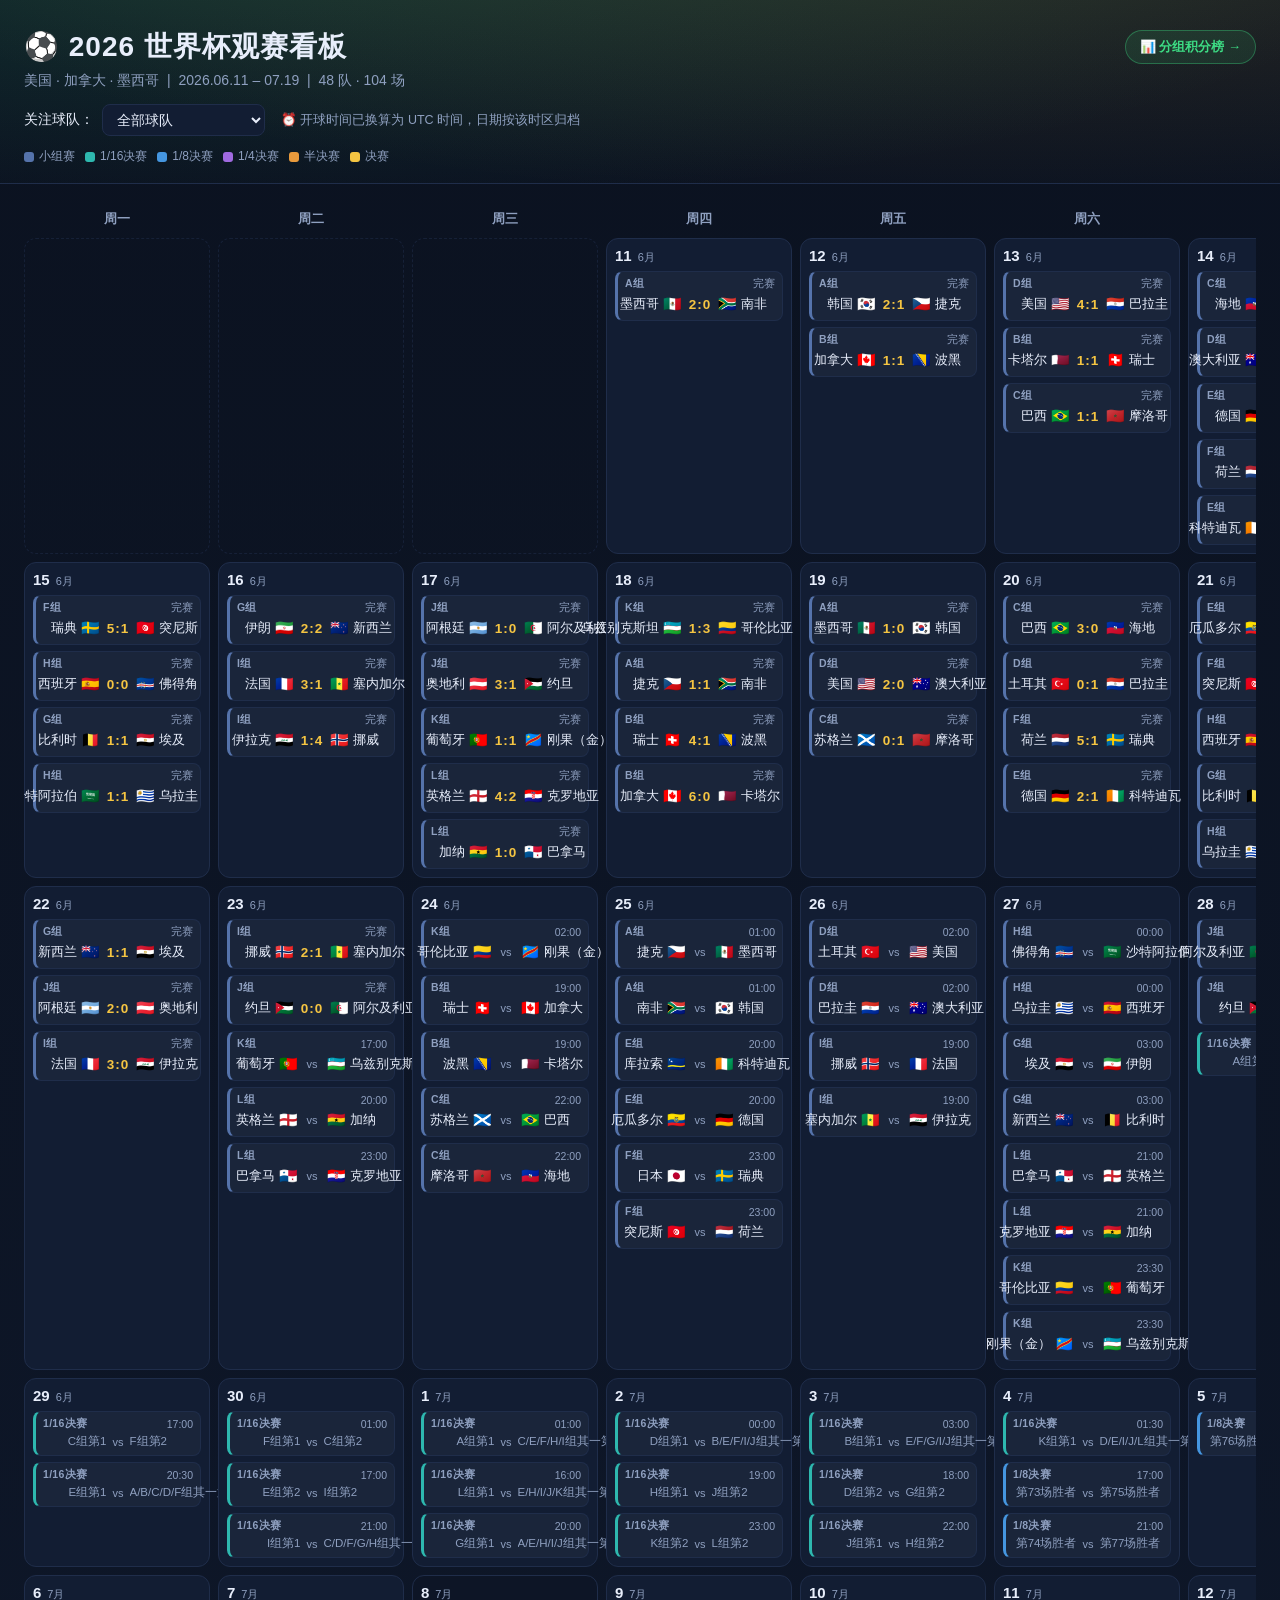
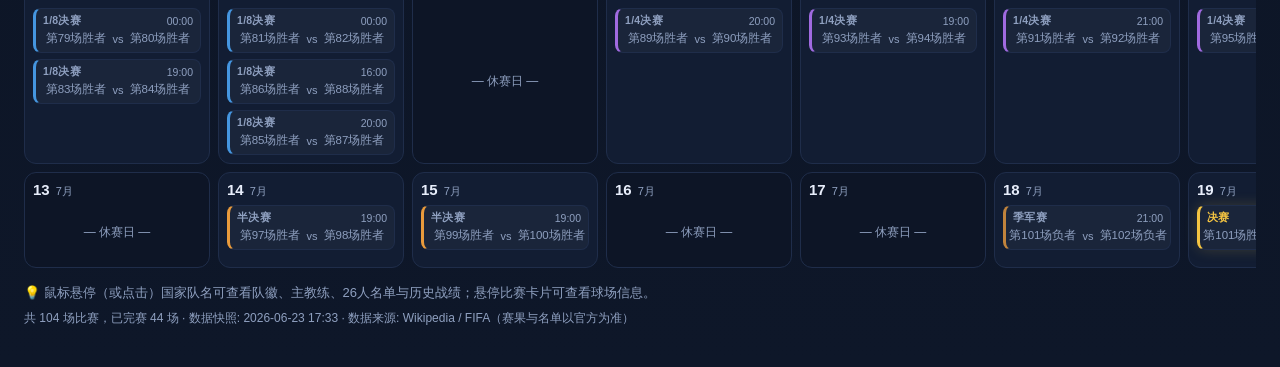
<file: index.html>
<!DOCTYPE html>
<html lang="zh-CN">
<head>
<meta charset="UTF-8">
<meta name="viewport" content="width=device-width, initial-scale=1.0">
<title>2026 世界杯观赛看板</title>
<script>document.write('<link rel="stylesheet" href="styles.css?t=' + Date.now() + '">');</script>
</head>
<body>
<header class="hero">
  <div class="hero-inner">
    <a class="navlink" href="standings.html">📊 分组积分榜 →</a>
    <h1>⚽ 2026 世界杯观赛看板</h1>
    <p class="sub">美国 · 加拿大 · 墨西哥 &nbsp;|&nbsp; 2026.06.11 – 07.19 &nbsp;|&nbsp; 48 队 · 104 场</p>
    <div class="toolbar">
      <label for="teamFilter">关注球队：</label>
      <select id="teamFilter"><option value="">全部球队</option></select>
      <span class="tz-note" id="tzNote"></span>
    </div>
    <div class="legend" id="legend"></div>
  </div>
</header>

<main>
  <div id="calendar" class="calendar"></div>
  <p class="hint">💡 鼠标悬停（或点击）国家队名可查看队徽、主教练、26人名单与历史战绩；悬停比赛卡片可查看球场信息。</p>
  <footer class="foot" id="foot"></footer>
</main>

<div id="popup" class="popup" hidden></div>

<script>
// 比分每天都在更新，带时间戳加载以绕过浏览器缓存
(function () {
  var t = Date.now();
  document.write('<script src="data.js?t=' + t + '"><\/script>');
  document.write('<script src="popup.js?t=' + t + '"><\/script>');
  document.write('<script src="app.js?t=' + t + '"><\/script>');
})();
</script>
</body>
</html>
</file>
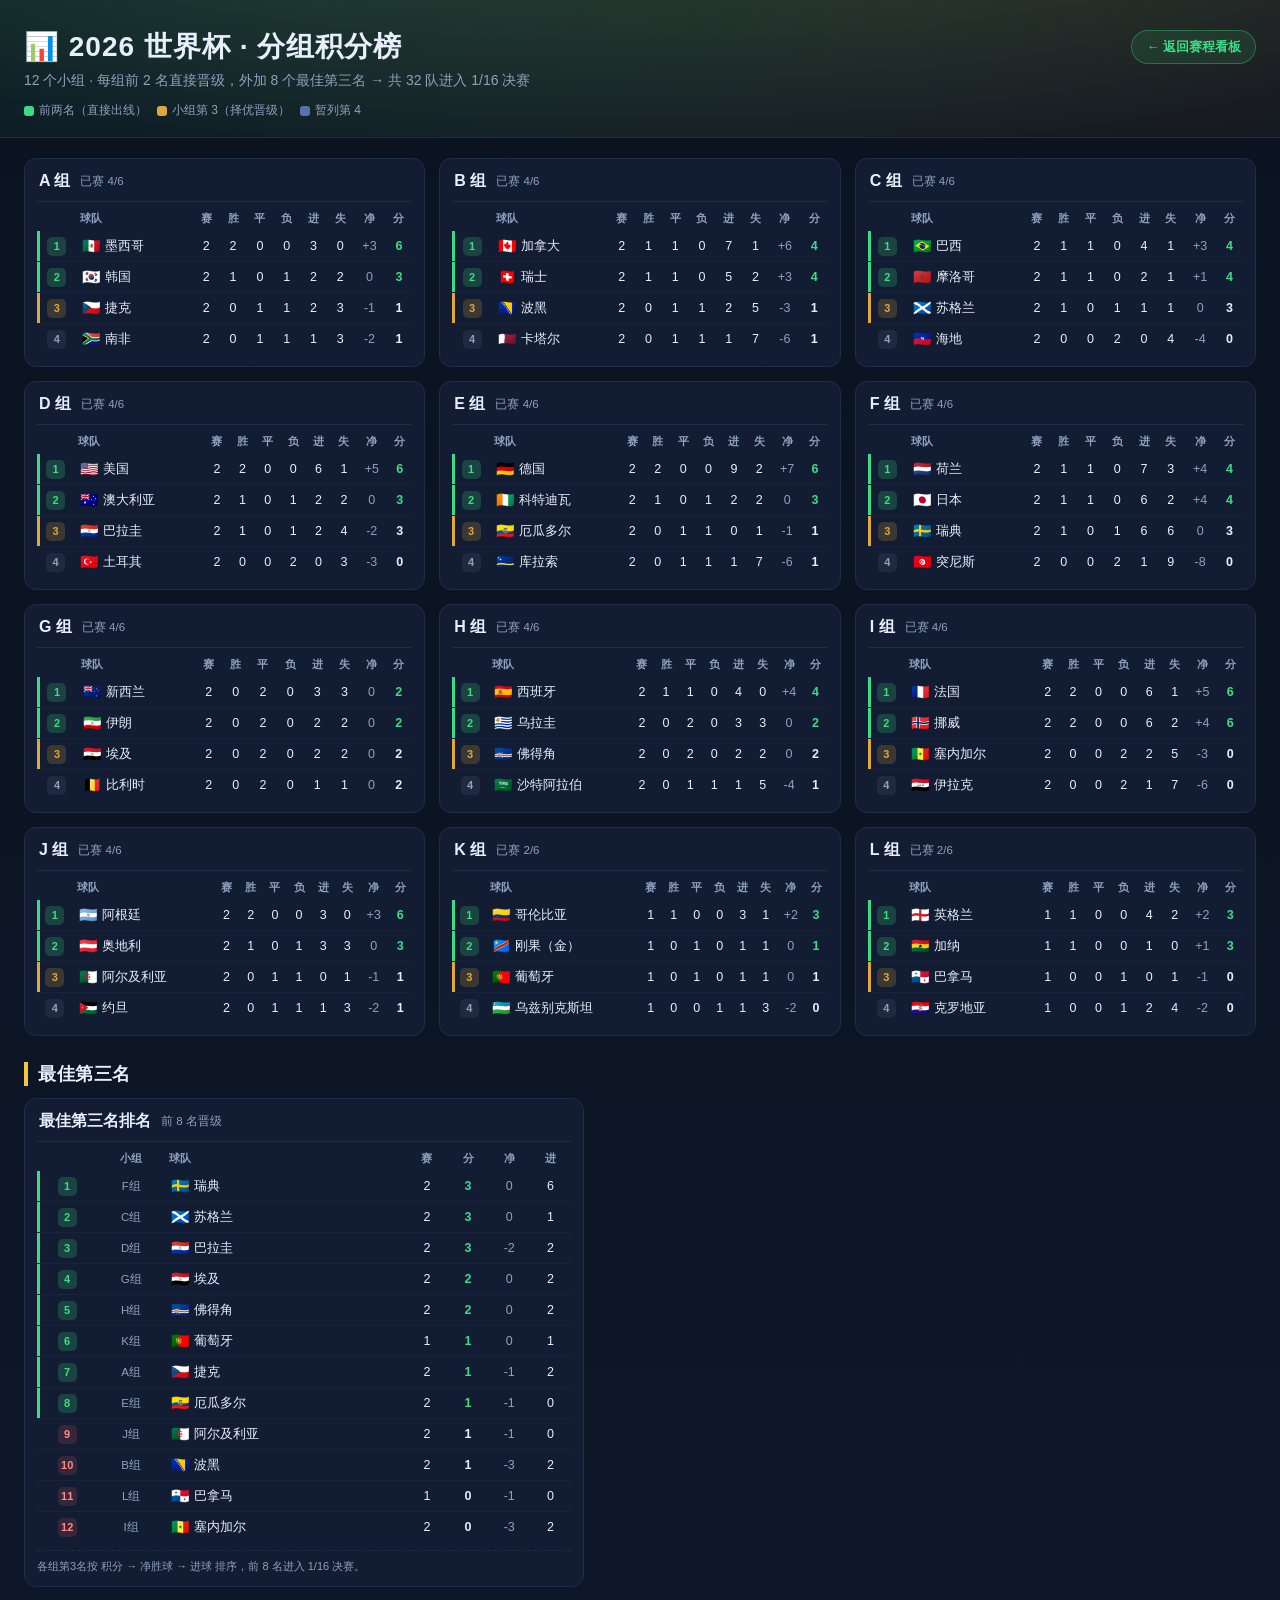
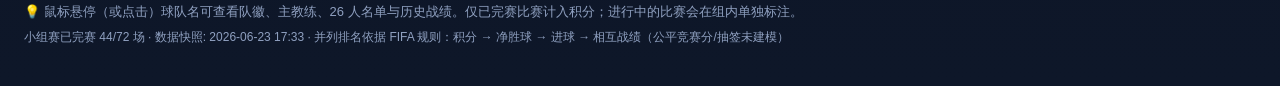
<file: standings.html>
<!DOCTYPE html>
<html lang="zh-CN">
<head>
<meta charset="UTF-8">
<meta name="viewport" content="width=device-width, initial-scale=1.0">
<title>2026 世界杯 · 分组积分榜</title>
<script>document.write('<link rel="stylesheet" href="styles.css?t=' + Date.now() + '">');</script>
</head>
<body>
<header class="hero">
  <div class="hero-inner">
    <a class="navlink" href="index.html">← 返回赛程看板</a>
    <h1>📊 2026 世界杯 · 分组积分榜</h1>
    <p class="sub">12 个小组 · 每组前 2 名直接晋级，外加 8 个最佳第三名 → 共 32 队进入 1/16 决赛</p>
    <div class="legend" id="legend">
      <span class="lg"><span class="dot" style="background:#3ddc84"></span>前两名（直接出线）</span>
      <span class="lg"><span class="dot" style="background:#e0a73c"></span>小组第 3（择优晋级）</span>
      <span class="lg"><span class="dot" style="background:#5573ab"></span>暂列第 4</span>
    </div>
  </div>
</header>

<main>
  <div id="standings" class="standings-grid"></div>
  <h2 class="sec-h">最佳第三名</h2>
  <div id="thirds" class="thirds-wrap"></div>
  <p class="hint">💡 鼠标悬停（或点击）球队名可查看队徽、主教练、26 人名单与历史战绩。仅已完赛比赛计入积分；进行中的比赛会在组内单独标注。</p>
  <footer class="foot" id="foot"></footer>
</main>

<div id="popup" class="popup" hidden></div>

<script>
(function () {
  var t = Date.now();
  document.write('<script src="data.js?t=' + t + '"><\/script>');
  document.write('<script src="popup.js?t=' + t + '"><\/script>');
  document.write('<script src="standings.js?t=' + t + '"><\/script>');
})();
</script>
</body>
</html>
</file>
<file: styles.css>
:root {
  --bg: #0b1220;
  --bg2: #0e1729;
  --cell: #121d33;
  --cell-dim: #0d1526;
  --line: #1f2d4a;
  --txt: #e8eefb;
  --txt-dim: #8fa0c0;
  --accent: #3ddc84;
  --gold: #f5c542;
  --today: #3ddc84;
  --group: #2c3e63;
  --r32: #1d6f6a;
  --r16: #1f5e9e;
  --qf: #6a3fa0;
  --sf: #b56a1f;
  --final: #a8841a;
  /* 内容最大宽度：默认吃满 16:9 宽屏（1920 级），超宽屏（1440p/4K）再放宽 */
  --maxw: 1840px;
}

* { box-sizing: border-box; margin: 0; padding: 0; }

/* 下地色放在 html，确保超出视口的滚动区域也始终是深色 */
html { background: var(--bg2); }

body {
  background: linear-gradient(180deg, var(--bg) 0%, var(--bg2) 100%);
  color: var(--txt);
  font-family: -apple-system, BlinkMacSystemFont, "PingFang SC", "Microsoft YaHei", "Segoe UI", sans-serif;
  min-height: 100vh;
}

.hero {
  background:
    radial-gradient(1200px 300px at 20% -50%, rgba(61, 220, 132, .18), transparent),
    radial-gradient(1200px 300px at 80% -50%, rgba(245, 197, 66, .14), transparent);
  border-bottom: 1px solid var(--line);
  padding: 28px 24px 18px;
}
.hero-inner { max-width: var(--maxw); margin: 0 auto; position: relative; }
.navlink {
  position: absolute; top: 2px; right: 0;
  font-size: 13px; font-weight: 700; color: var(--accent);
  text-decoration: none; background: rgba(61, 220, 132, .1);
  border: 1px solid rgba(61, 220, 132, .35);
  padding: 7px 14px; border-radius: 99px;
  transition: background .12s ease, transform .08s ease;
}
.navlink:hover { background: rgba(61, 220, 132, .2); transform: translateY(-1px); }
.hero h1 { font-size: 28px; letter-spacing: 1px; }
.hero .sub { color: var(--txt-dim); margin-top: 6px; font-size: 14px; }

.toolbar {
  margin-top: 14px;
  display: flex; align-items: center; gap: 8px; flex-wrap: wrap;
  font-size: 14px;
}
.toolbar select {
  background: var(--cell); color: var(--txt);
  border: 1px solid var(--line); border-radius: 8px;
  padding: 6px 10px; font-size: 14px; outline: none;
}
.tz-note { color: var(--txt-dim); font-size: 12.5px; margin-left: 8px; }

.legend { margin-top: 12px; display: flex; gap: 10px; flex-wrap: wrap; font-size: 12px; color: var(--txt-dim); }
.legend .lg { display: inline-flex; align-items: center; gap: 5px; }
.legend .dot { width: 10px; height: 10px; border-radius: 3px; display: inline-block; }

main { max-width: var(--maxw); margin: 0 auto; padding: 20px 24px 40px; }

.calendar { overflow-x: auto; }
.cal-grid {
  display: grid;
  grid-template-columns: repeat(7, minmax(186px, 1fr));
  gap: 8px;
  min-width: 1340px;
}
.dow {
  text-align: center; color: var(--txt-dim);
  font-size: 13px; padding: 6px 0 2px; font-weight: 600;
}

.day {
  background: var(--cell);
  border: 1px solid var(--line);
  border-radius: 12px;
  padding: 8px;
  min-height: 96px;
  display: flex; flex-direction: column; gap: 6px;
}
.day.empty { background: transparent; border: 1px dashed rgba(31, 45, 74, .55); min-height: 40px; }
.day.norest { background: var(--cell-dim); }
.day.today { border: 2px solid var(--today); box-shadow: 0 0 18px rgba(61, 220, 132, .25); }

.day-head { display: flex; align-items: baseline; gap: 6px; }
.day-num { font-size: 15px; font-weight: 700; }
.day-mon { font-size: 11px; color: var(--txt-dim); }
.today-tag {
  margin-left: auto; font-size: 10.5px; font-weight: 700;
  color: #06321a; background: var(--today);
  padding: 1px 7px; border-radius: 99px;
}
.rest { color: var(--txt-dim); font-size: 12px; text-align: center; margin: auto 0; }

.match {
  background: rgba(255, 255, 255, .035);
  border: 1px solid var(--line);
  border-left: 3px solid var(--group);
  border-radius: 8px;
  padding: 5px 7px 6px;
  font-size: 12.5px;
  transition: transform .08s ease, background .12s ease, opacity .15s ease;
}
.match:hover { background: rgba(255, 255, 255, .07); transform: translateY(-1px); }
.match.dimmed { opacity: .22; }
.match.st-group { border-left-color: #5573ab; }
.match.st-r32 { border-left-color: #2eb8af; }
.match.st-r16 { border-left-color: #4596e0; }
.match.st-qf { border-left-color: #a06ae0; }
.match.st-sf { border-left-color: #e89a3c; }
.match.st-3rd { border-left-color: #c0833c; }
.match.st-final { border-left-color: var(--gold); box-shadow: 0 0 14px rgba(245, 197, 66, .18); }

.match .meta {
  display: flex; align-items: center; gap: 6px;
  font-size: 10.5px; color: var(--txt-dim); margin-bottom: 3px;
}
.match .stage-tag { font-weight: 700; letter-spacing: .3px; }
.match.st-final .stage-tag { color: var(--gold); }
.match .ktime { margin-left: auto; font-variant-numeric: tabular-nums; }
.match .live-tag { color: #ff5d5d; font-weight: 700; animation: blink 1.2s infinite; }
@keyframes blink { 50% { opacity: .35; } }

.match .row {
  display: grid; grid-template-columns: 1fr auto 1fr;
  align-items: center; gap: 4px;
}
.team, .tbd {
  display: inline-flex; align-items: center; gap: 4px;
  white-space: nowrap; overflow: hidden; text-overflow: ellipsis;
}
.team { cursor: pointer; border-radius: 5px; padding: 1px 3px; }
.team:hover { background: rgba(61, 220, 132, .15); color: var(--accent); }
.team .fl { font-size: 15px; }
.t-home { justify-self: end; }
.t-away { justify-self: start; }
.tbd { color: var(--txt-dim); font-size: 11.5px; }
.mid { color: var(--txt-dim); font-size: 11px; padding: 0 2px; }
.score { font-weight: 800; font-size: 13.5px; color: var(--gold); font-variant-numeric: tabular-nums; letter-spacing: 1px; }

.match .pens { font-size: 10.5px; color: var(--gold); text-align: center; margin-top: 2px; }

/* ---------- 比分赛况弹窗 ---------- */
.score { cursor: help; }
.score-pop { width: 400px; max-height: 440px; }
.sp-head {
  display: flex; align-items: center; justify-content: center; gap: 12px;
  padding: 13px 16px 3px; font-weight: 800; font-size: 15px;
}
.sp-head .sp-team { flex: 1; }
.sp-head .sp-team:first-child { text-align: right; }
.sp-head .sp-score { color: var(--gold); font-size: 19px; letter-spacing: 1px; font-variant-numeric: tabular-nums; }
.sp-sub {
  text-align: center; color: var(--txt-dim); font-size: 11.5px;
  padding-bottom: 9px; border-bottom: 1px solid var(--line);
}
.sp-body {
  display: grid; grid-template-columns: 1fr 1fr;
  padding: 10px 12px 12px; overflow-y: auto;
}
.sp-col { font-size: 12.5px; line-height: 1.45; }
.sp-home { text-align: right; padding-right: 10px; border-right: 1px solid var(--line); }
.sp-away { text-align: left; padding-left: 10px; }
.ev { margin: 5px 0; }
.ev-min { color: var(--txt-dim); font-size: 11px; font-variant-numeric: tabular-nums; }
.ev-ic { font-size: 12px; }
.ev-as { font-size: 11px; color: var(--txt-dim); }
.sp-empty { text-align: center; color: var(--txt-dim); font-size: 12.5px; padding: 16px 0; }

.hint { color: var(--txt-dim); font-size: 13px; margin-top: 16px; }
.foot { color: var(--txt-dim); font-size: 12px; margin-top: 8px; }

/* ---------- 球队弹窗 ---------- */
.popup {
  position: fixed; z-index: 99;
  width: 340px; max-height: 480px;
  background: #0f1a30;
  border: 1px solid #2a3c63;
  border-radius: 14px;
  box-shadow: 0 18px 50px rgba(0, 0, 0, .55);
  display: flex; flex-direction: column;
  overflow: hidden;
}
.popup[hidden] { display: none; }

.pp-head {
  display: flex; align-items: center; gap: 12px;
  padding: 14px 16px;
  background: linear-gradient(135deg, rgba(61, 220, 132, .12), rgba(245, 197, 66, .08));
  border-bottom: 1px solid var(--line);
}
.pp-crest { width: 52px; height: 52px; object-fit: contain; flex: none; }
.pp-crest-emoji { font-size: 42px; line-height: 1; flex: none; }
.pp-title .zh { font-size: 19px; font-weight: 800; }
.pp-title .en { font-size: 12px; color: var(--txt-dim); margin-top: 2px; }
.pp-group {
  margin-left: auto; flex: none;
  font-size: 11px; font-weight: 700; color: var(--accent);
  border: 1px solid rgba(61, 220, 132, .4);
  padding: 2px 8px; border-radius: 99px;
}

.pp-info { padding: 10px 16px; border-bottom: 1px solid var(--line); font-size: 13px; }
.pp-info .ln { display: flex; gap: 8px; margin: 3px 0; }
.pp-info .k { color: var(--txt-dim); flex: none; }
.pp-info .stars { color: var(--gold); letter-spacing: 2px; }

.pp-players { overflow-y: auto; padding: 6px 16px 12px; }
.pp-pos-h {
  font-size: 11.5px; font-weight: 700; color: var(--accent);
  margin: 8px 0 4px; letter-spacing: 1px;
  border-bottom: 1px dashed var(--line); padding-bottom: 3px;
}
.pp-player {
  display: grid; grid-template-columns: 1fr 42px 34px;
  font-size: 12.5px; padding: 2.5px 0; gap: 6px;
}
.pp-player .age { color: var(--txt-dim); text-align: right; font-variant-numeric: tabular-nums; }
.pp-player .pos { color: var(--txt-dim); text-align: right; font-weight: 600; }
.pp-note { font-size: 11px; color: var(--txt-dim); padding: 6px 16px 10px; border-top: 1px solid var(--line); }

.pp-players::-webkit-scrollbar { width: 8px; }
.pp-players::-webkit-scrollbar-thumb { background: #2a3c63; border-radius: 4px; }

/* ---------- 分组积分榜 ---------- */
.standings-grid {
  display: grid;
  grid-template-columns: repeat(auto-fill, minmax(360px, 1fr));
  gap: 14px;
}
.sec-h {
  font-size: 18px; font-weight: 800; letter-spacing: .5px;
  margin: 26px 0 12px; padding-left: 10px;
  border-left: 4px solid var(--gold);
}
.thirds-wrap { display: grid; grid-template-columns: repeat(auto-fill, minmax(360px, 1fr)); gap: 14px; }

.grp {
  background: var(--cell);
  border: 1px solid var(--line);
  border-radius: 12px;
  padding: 10px 12px 12px;
}
.grp-head {
  display: flex; align-items: center; gap: 10px;
  padding: 2px 2px 9px; border-bottom: 1px solid var(--line); margin-bottom: 4px;
}
.grp-name { font-size: 16px; font-weight: 800; }
.grp-prog { font-size: 11.5px; color: var(--txt-dim); }
.g-live { margin-left: auto; font-size: 11px; color: #ff5d5d; font-weight: 700; animation: blink 1.2s infinite; }

.grp-table { width: 100%; border-collapse: collapse; font-size: 12.5px; }
.grp-table thead th {
  color: var(--txt-dim); font-weight: 600; font-size: 11px;
  text-align: center; padding: 5px 3px; white-space: nowrap;
}
.grp-table thead th.h-team { text-align: left; padding-left: 4px; }
.grp-table tbody td {
  text-align: center; padding: 5px 3px;
  border-top: 1px solid rgba(31, 45, 74, .5);
  font-variant-numeric: tabular-nums;
}
.grp-table tbody tr:first-child td { border-top: none; }
.grp-table td.r-team { text-align: left; }
.grp-table td.r-grp { color: var(--txt-dim); font-size: 11.5px; }
.grp-table td.r-gd { color: var(--txt-dim); }
.grp-table td.r-pts { font-weight: 800; color: var(--txt); }

.rank-badge {
  display: inline-flex; align-items: center; justify-content: center;
  width: 19px; height: 19px; border-radius: 5px;
  font-size: 11px; font-weight: 700;
  background: rgba(255, 255, 255, .06); color: var(--txt-dim);
}
/* 出线区着色：左缘竖条 + 名次徽标 */
.grp-table tr.q1 td:first-child { box-shadow: inset 3px 0 0 var(--accent); }
.grp-table tr.q1 .rank-badge { background: rgba(61, 220, 132, .2); color: var(--accent); }
.grp-table tr.q1 td.r-pts { color: var(--accent); }
.grp-table tr.q3 td:first-child { box-shadow: inset 3px 0 0 #e0a73c; }
.grp-table tr.q3 .rank-badge { background: rgba(224, 167, 60, .2); color: #e0a73c; }
.grp-table tr.qout .rank-badge { background: rgba(255, 93, 93, .15); color: #ff8a8a; }

.grp-table td.r-team .team { font-size: 12.5px; }
.grp-table td.r-team .team .fl { font-size: 15px; }

.grp-thirds { grid-column: 1 / -1; max-width: 560px; }
.thirds-note { font-size: 11px; color: var(--txt-dim); margin-top: 8px; padding-top: 8px; border-top: 1px dashed var(--line); }

/* ---------- 16:9 宽屏适配 ---------- */
/* 1440p / 4K 等超宽 16:9 屏：进一步放宽内容宽度，减少两侧留白 */
@media (min-width: 2100px) {
  :root { --maxw: 2280px; }
}

/* 矮屏（16:9 在高度上更紧张，如 1920×1080、1366×768）：
   收紧页头与单元格的纵向占用，让一屏看到更多比赛日 */
@media (min-width: 1000px) and (max-height: 860px) {
  .hero { padding: 14px 24px 11px; }
  .hero h1 { font-size: 23px; }
  .hero .sub { margin-top: 4px; }
  .toolbar { margin-top: 9px; }
  .legend { margin-top: 7px; }
  main { padding-top: 12px; }
  .day { min-height: 84px; padding: 7px; }
}

@media (max-width: 720px) {
  .hero h1 { font-size: 22px; }
  .popup { width: min(92vw, 340px); }
  .navlink { position: static; display: inline-block; margin-bottom: 10px; }
  .standings-grid, .thirds-wrap { grid-template-columns: 1fr; }
}
</file>
